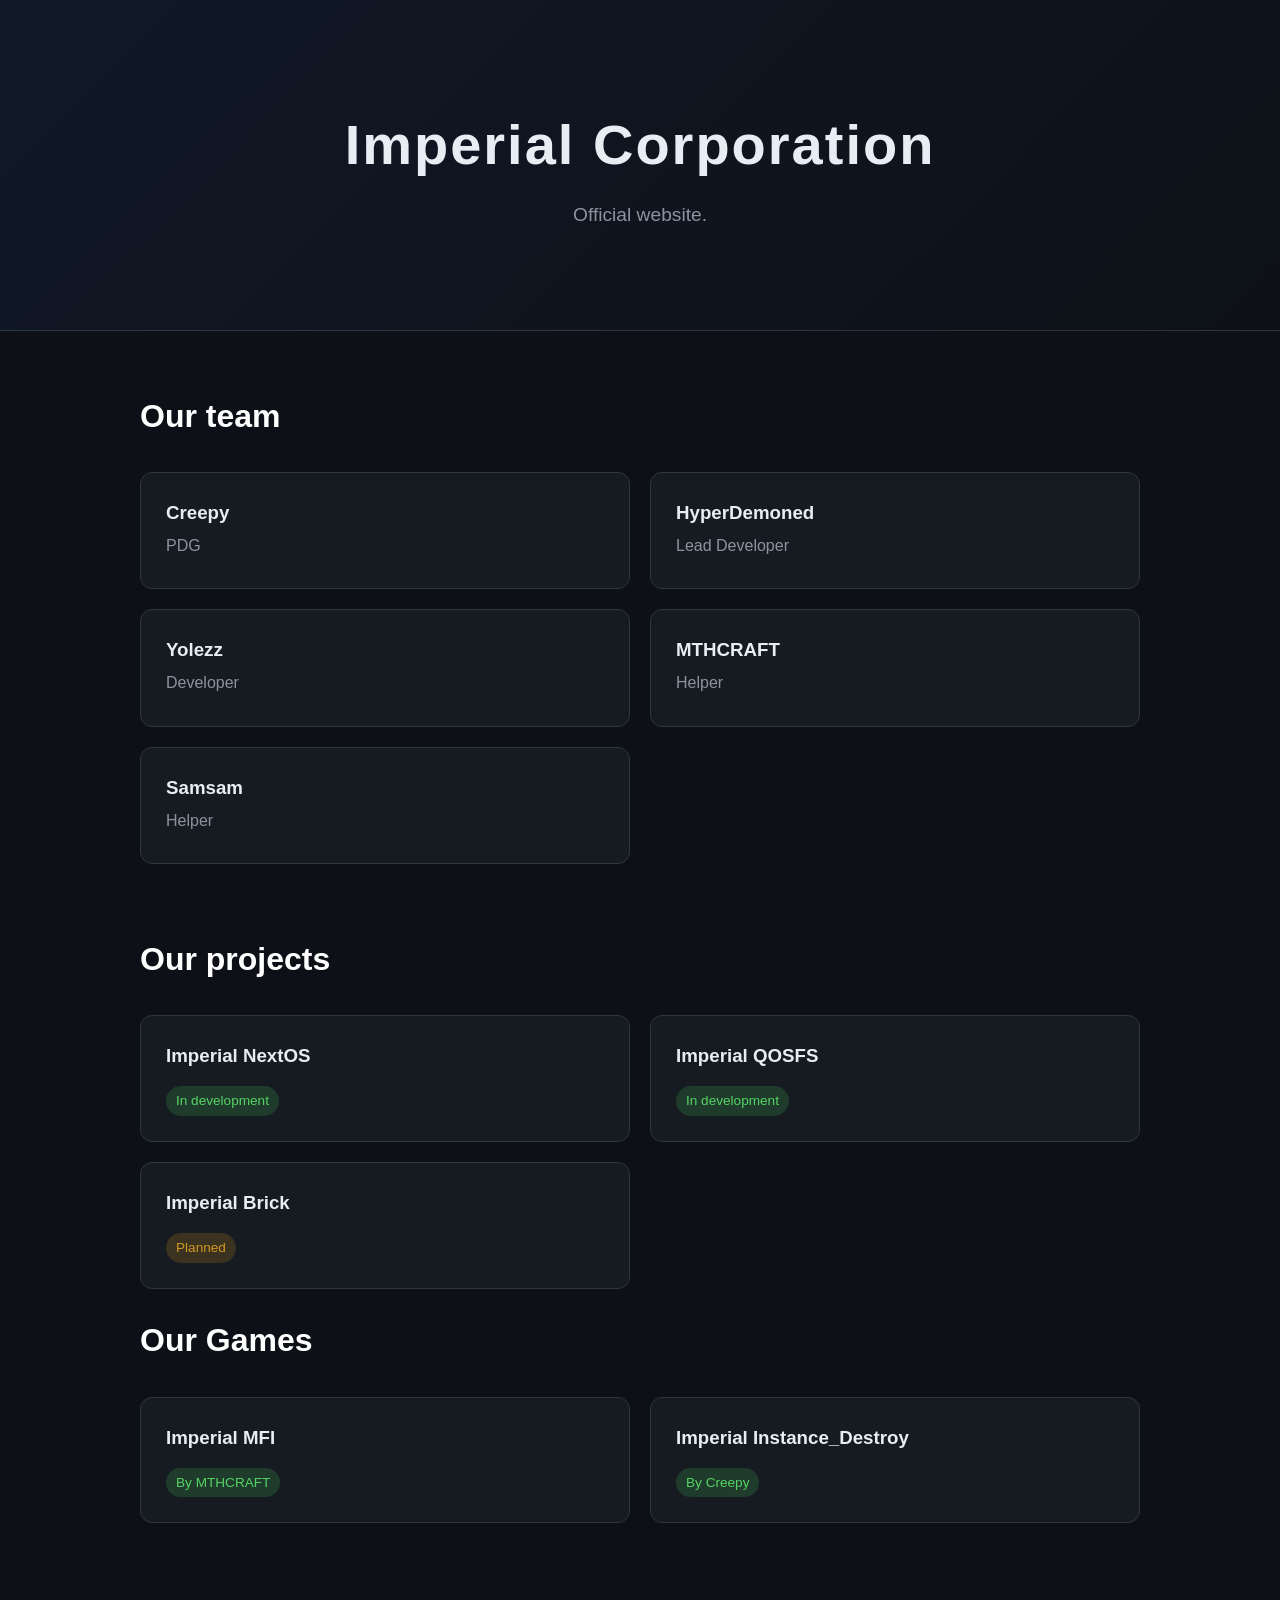
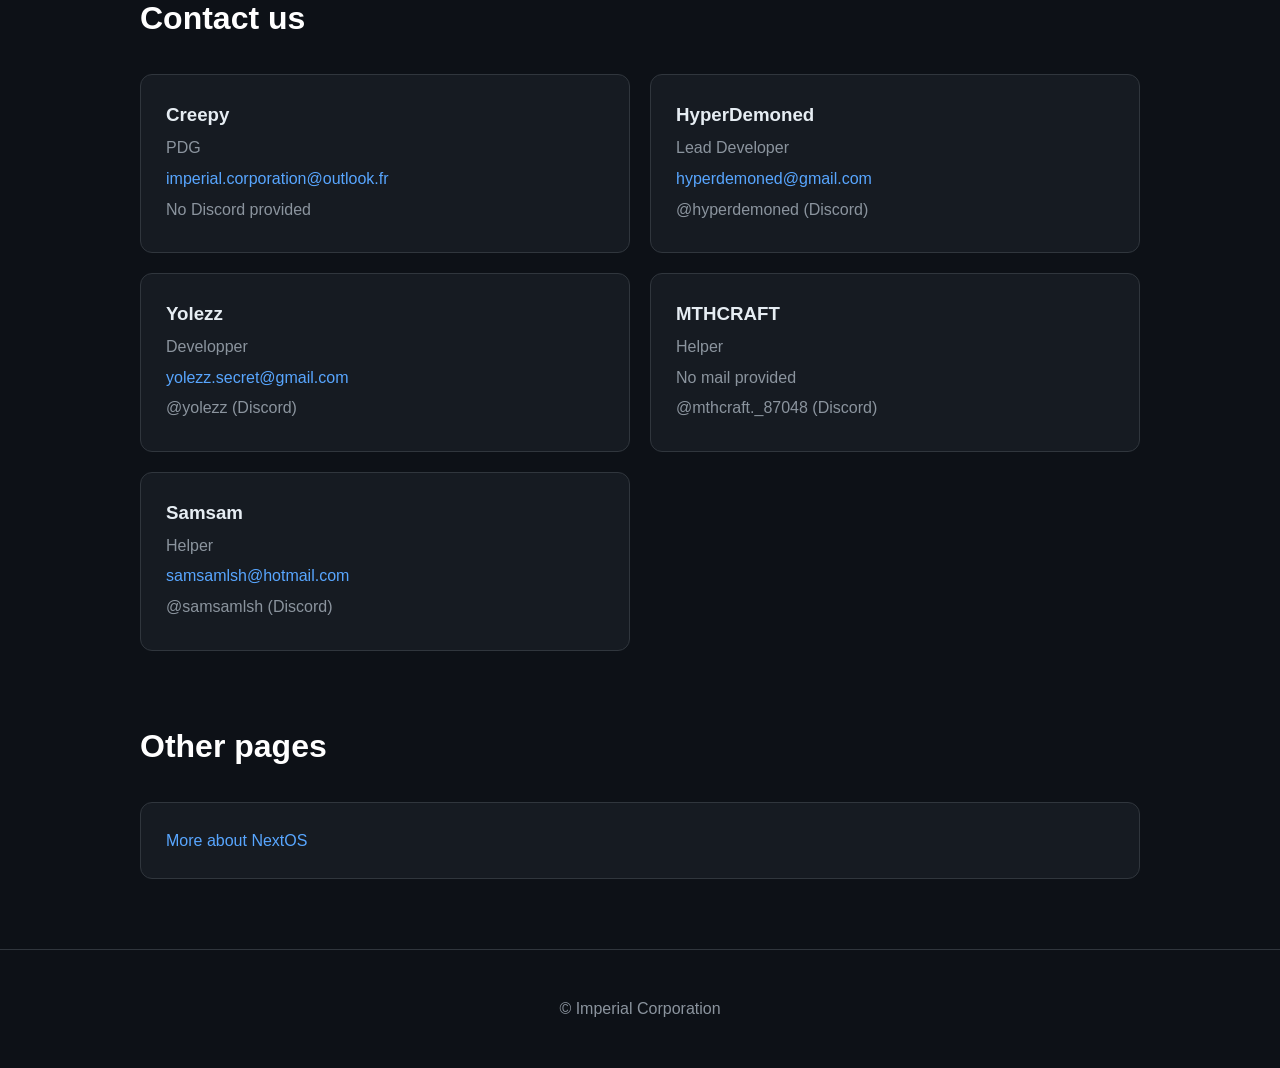
<file: WebSite/index.html>
<!DOCTYPE html>
<html lang="fr">
<head>
    <meta charset="UTF-8">
    <meta name="viewport" content="width=device-width, initial-scale=1.0">

    <title>Imperial Corporation</title>

    <link rel="stylesheet" href="style.css">
</head>

<body>

    <header>
        <h1>Imperial Corporation</h1>
        <p>Official website.</p>
    </header>

    <main>

        <section>
            <h2>Our team</h2>

            <div class="team">
                <div class="member">
                    <h3>Creepy</h3>
                    <p>PDG</p>
                </div>

                <div class="member">
                    <h3>HyperDemoned</h3>
                    <p>Lead Developer</p>
                </div>

                <div class="member">
                    <h3>Yolezz</h3>
                    <p>Developer</p>
                </div>

                <div class="member">
                    <h3>MTHCRAFT</h3>
                    <p>Helper</p>
                </div>

                <div class="member">
                    <h3>Samsam</h3>
                    <p>Helper</p>
                </div>
            </div>
        </section>

        <section>
            <h2>Our projects</h2>

            <div class="projects">

                <div class="project">
                    <h3>Imperial NextOS</h3>
                    <span class="status development">
                        In development
                    </span>
                </div>

                <div class="project">
                    <h3>Imperial QOSFS</h3>
                    <span class="status development">
                        In development
                    </span>
                </div>

                <div class="project">
                    <h3>Imperial Brick</h3>
                    <span class="status planned">
                        Planned
                    </span>
                </div>

            </div>

                <h2>Our Games</h2>
                <div class="projects">

                <div class="project">
                    <h3>Imperial MFI</h3>
                    <span class="status development">
                        By MTHCRAFT
                    </span>
                </div>

                <div class="project">
                    <h3>Imperial Instance_Destroy</h3>
                    <span class="status development">
                        By Creepy
                    </span>
                </div>

            </div>

        </section>

        <section>
            <h2>Contact us</h2>

            <div class="contacts">

                <div class="contact">
                    <h3>Creepy</h3>
                    <p>PDG</p>
                    <a href="mailto:imperial.corporation@outlook.fr">
                        imperial.corporation@outlook.fr
                    </a>
                    <p>No Discord provided</p>
                </div>

                <div class="contact">
                    <h3>HyperDemoned</h3>
                    <p>Lead Developer</p>
                    <a href="mailto:hyperdemoned@gmail.com">
                        hyperdemoned@gmail.com
                    </a>
                    <p>@hyperdemoned (Discord)</p>
                </div>

                <div class="contact">
                    <h3>Yolezz</h3>
                    <p>Developper</p>
                    <a href="mailto:yolezz.secret@gmail.com">
                        yolezz.secret@gmail.com
                    </a>
                    <p>@yolezz (Discord)</p>
                </div>

                <div class="contact">
                    <h3>MTHCRAFT</h3>
                    <p>Helper</p>
                    <p>No mail provided</p>
                    <p>@mthcraft._87048 (Discord)</p>
                </div>

                <div class="contact">
                    <h3>Samsam</h3>
                    <p>Helper</p>
                    <a href="mailto:samsamlsh@hotmail.com">
                        samsamlsh@hotmail.com
                    </a>
                    <p>@samsamlsh (Discord)</p>
                </div>
        </section>
        <section>
         <h2>Other pages</h2>
           <div class="project">
             <a href="NextOS.html">
                More about NextOS
             </a>
           </div>
        </section>

    </main>

    <footer>
        <p>© Imperial Corporation</p>
    </footer>

</body>
</html>
</file>
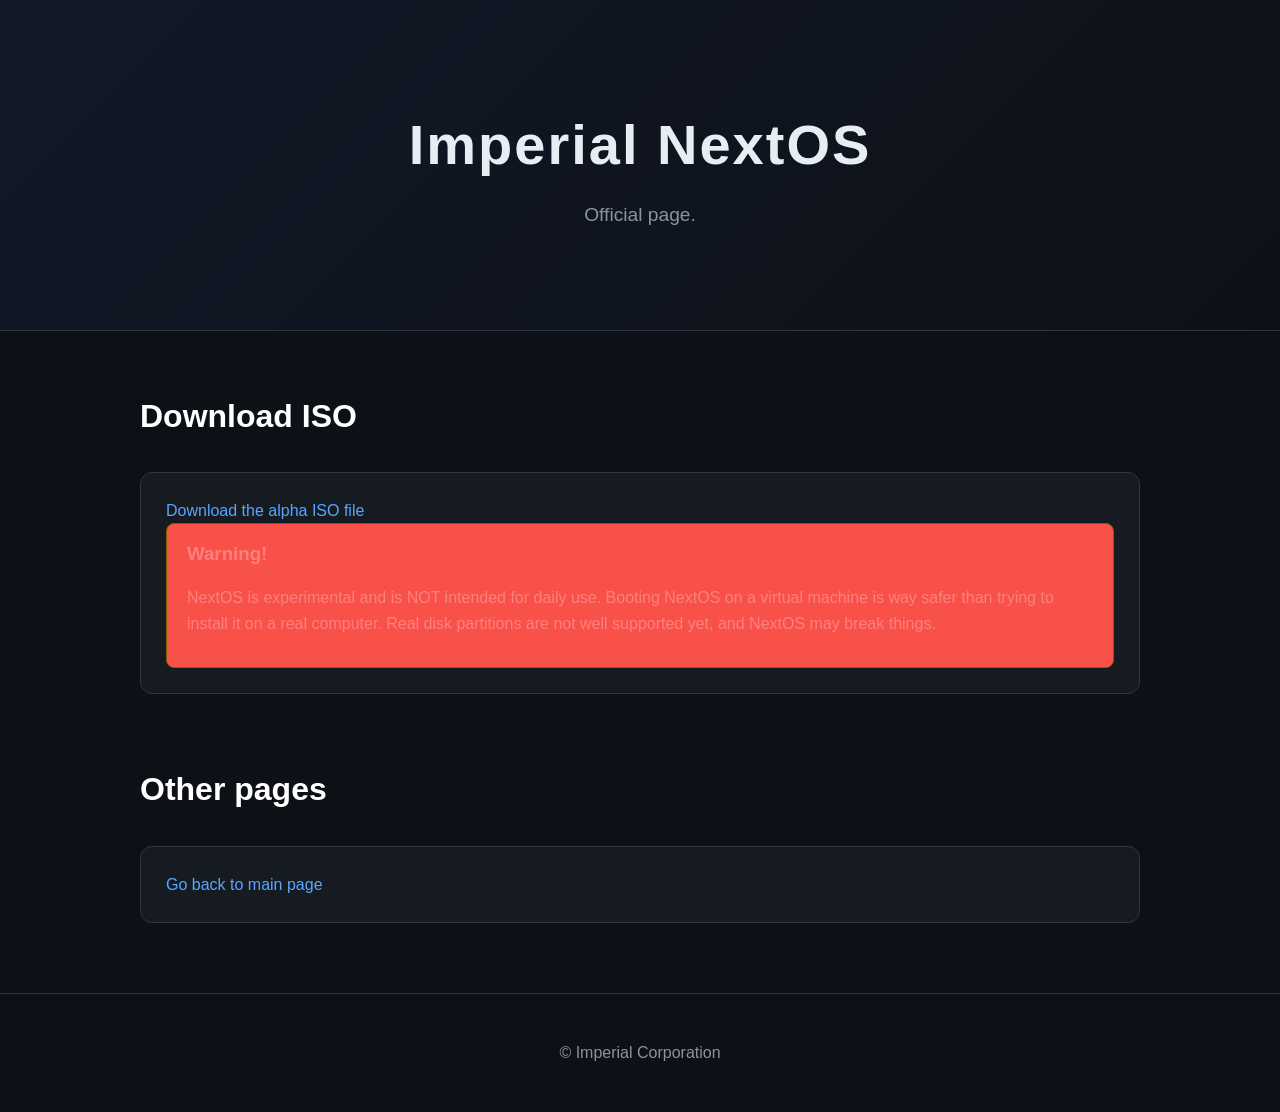
<file: WebSite/NextOS.html>
<!DOCTYPE html>
<html lang="fr">
<head>
    <meta charset="UTF-8">
    <meta name="viewport" content="width=device-width, initial-scale=1.0">

    <title>Imperial Corporation</title>

    <link rel="stylesheet" href="style.css">
</head>
<!-- <a href="chemin/fichier.machin" download="nom_custom.machin"> Download File </a> -->
<body>

    <header>
        <h1>Imperial NextOS</h1>
        <p>Official page.</p>
    </header>

    <main>
        <section>
            <h2>Download ISO</h2>
                <div class="project">
                    <a href="assets/files/Imperial.iso" download="Imperial_32bits_0.2_alpha"> Download the alpha ISO file </a>
                    <div class="warning">
                    <h3>
                        Warning!
                    </h3>
                    <p>
                        NextOS is experimental and is NOT intended for daily use.
                        Booting NextOS on a virtual machine is way safer than trying to install it on a real computer.
                        Real disk partitions are not well supported yet, and NextOS may break things.
                    </p>
                </div>
                </div>

        </section>

        <section>
            <h2>Other pages</h2>
                <div class="project">
                    <a href="index.html">
                        Go back to main page
                    </a>
                </div>
        </section>
    </main>

    <footer>
        <p>© Imperial Corporation</p>
    </footer>

</body>
</html>
</file>
<file: WebSite/style.css>
* {
box-sizing: border-box;
}

body {
    margin: 0;

    background: #0d1117;
    color: #e6edf3;

    font-family: Arial, sans-serif;
    line-height: 1.6;
}

header {
    padding: 100px 20px 80px;
    text-align: center;

    background: linear-gradient(
        135deg,
        #111827,
        #0d1117
    );

    border-bottom: 1px solid #30363d;
}

header h1 {
    margin: 0;

    font-size: 3.5rem;
    letter-spacing: 2px;
}

header p {
    margin-top: 10px;

    color: #8b949e;
    font-size: 1.2rem;
}

main {
    width: min(1000px, 90%);
    margin: 60px auto;
}

section {
    margin-bottom: 70px;
}

section > h2 {
    margin-bottom: 30px;

    font-size: 2rem;
    color: #ffffff;
}

:root {
    --background: #0d1117;
    --surface: #161b22;
    --border: #30363d;

    --text: #e6edf3;
    --muted: #8b949e;

    --blue: #58a6ff;
    --green: #56d364;
    --yellow: #d29922;
    --red: #f85149;
    --light_red:#ff7f7f
}

.team,
.projects,
.contacts {
    display: grid;
    grid-template-columns: repeat(auto-fit, minmax(440px, 1fr));
    gap: 20px;
}

.member,
.project,
.contact {
    padding: 25px;

    background: #161b22;

    border: 1px solid #30363d;
    border-radius: 12px;

    transition:
    transform 0.2s,
    border-color 0.2s;
}

.member:hover,
.project:hover,
.contact:hover {
    transform: translateY(-4px);
    border-color: #58a6ff;
}

.member h3,
.project h3,
.contact h3 {
    margin-top: 0;
    margin-bottom: 5px;
}

.member p,
.contact p {
    margin: 5px 0;

    color: #8b949e;
}

a {
    color: #58a6ff;
    text-decoration: none;
}

a:hover {
    text-decoration: underline;
}

.status {
    display: inline-block;

    margin-top: 10px;
    padding: 4px 10px;

    border-radius: 20px;

    font-size: 0.85rem;
}

.development {
    background: #1f3b2c;
    color: #56d364;
}

.planned {
    background: #3b321f;
    color: #d29922;
}

.warning {
    padding: 15px 20px;

    background: var(--red);
    color: var(--light_red);

    border: 1px solid #806000;
    border-radius: 8px;
}
.error {
    background: #3b1616;
    color: var(--red);
    border: 1px solid var(--red);
}
.info {
    background: #172b3d;
    color: var(--blue);
    border: 1px solid var(--blue);
}
.success {
    background: #16351f;
    color: var(--green);
    border: 1px solid var(--green);
}
footer {
    padding: 30px;

    text-align: center;

    color: #8b949e;

    border-top: 1px solid #30363d;
}
</file>
